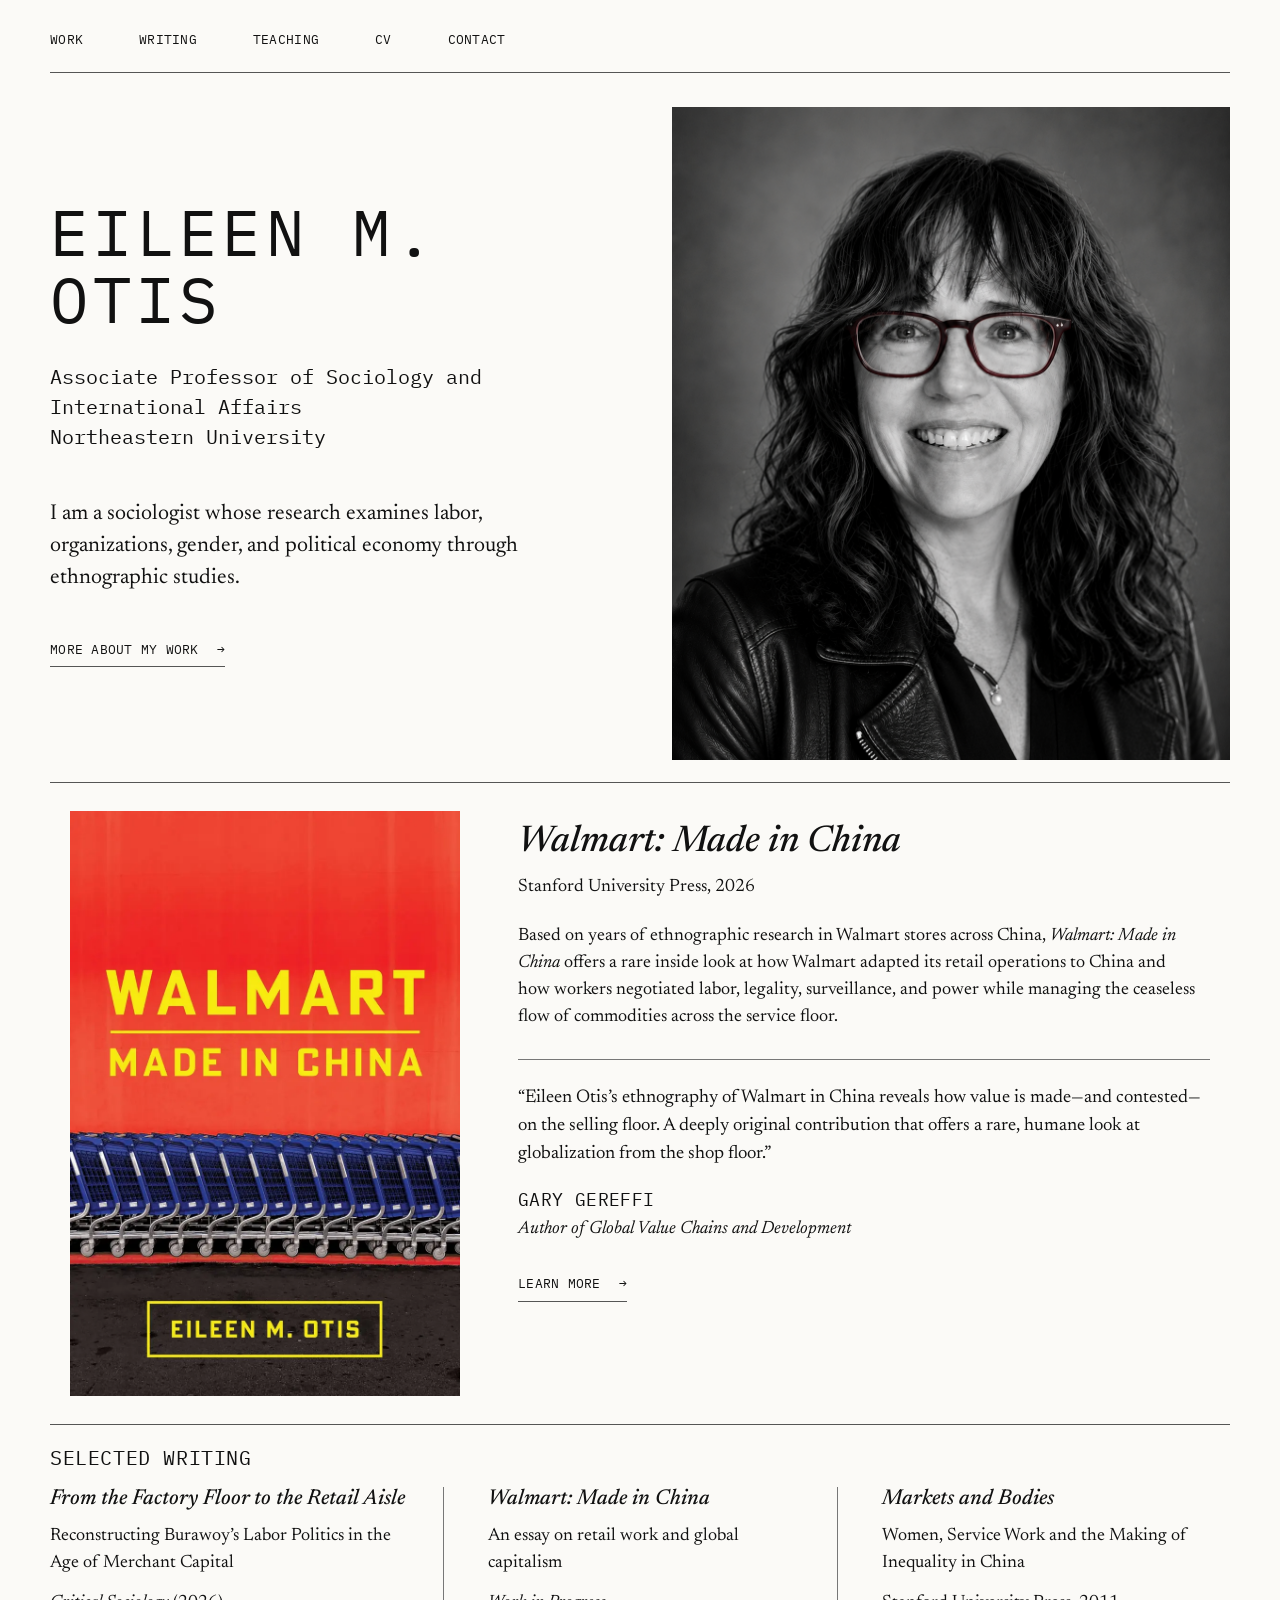
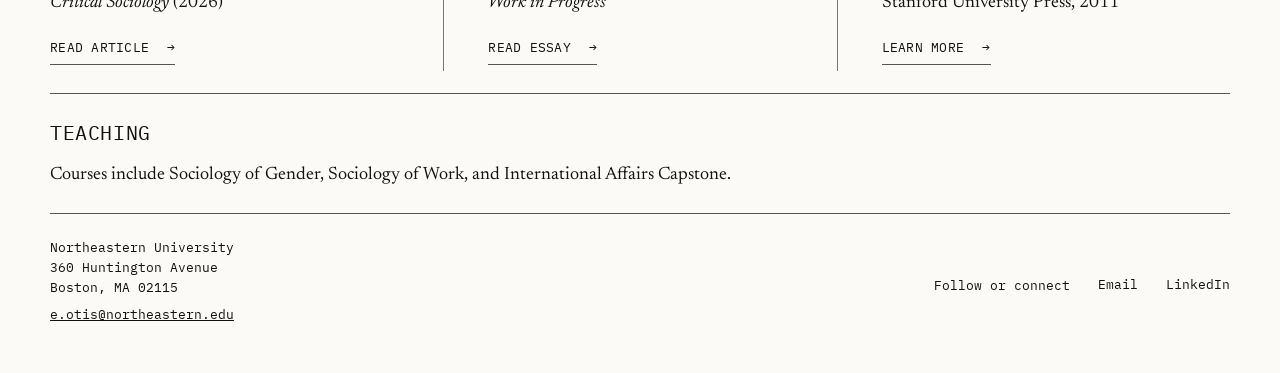
<file: index.html>
<!doctype html>
<html lang="en">
<head>
  <meta charset="utf-8">
  <meta name="viewport" content="width=device-width, initial-scale=1">
  <meta name="description" content="Eileen M. Otis, Professor of Sociology and International Affairs at Northeastern University.">
  <title>Eileen M. Otis</title>
  <link rel="preconnect" href="https://fonts.googleapis.com">
  <link rel="preconnect" href="https://fonts.gstatic.com" crossorigin>
  <link href="https://fonts.googleapis.com/css2?family=IBM+Plex+Mono:wght@400;500&family=Newsreader:opsz,wght@6..72,400;6..72,500;6..72,600&display=swap" rel="stylesheet">
  <link rel="stylesheet" href="styles.css">
</head>
<body>
  <main class="site-shell">
    <header class="topbar">
      <nav aria-label="Primary navigation">
        <a href="#work">Work</a>
        <a href="#writing">Writing</a>
        <a href="#teaching">Teaching</a>
        <a href="https://cssh.northeastern.edu/wp-content/uploads/2021/02/OtisCVupdated8_25.pdf">CV</a>
        <a href="#contact">Contact</a>
      </nav>
    </header>

    <section class="hero" id="work">
      <div class="hero-copy">
        <h1>Eileen M. Otis</h1>
        <p class="role">Associate Professor of Sociology and<br>International Affairs<br>Northeastern University</p>
        <p class="intro">I am a sociologist whose research examines labor, organizations, gender, and political economy through ethnographic studies.</p>
        <a class="text-link" href="#writing">More about my work <span aria-hidden="true">→</span></a>
      </div>
      <figure class="portrait-wrap">
        <img src="eileen-otis-portrait.png" alt="Portrait of Eileen M. Otis wearing red glasses and a black leather jacket">
      </figure>
    </section>

    <section class="feature" aria-labelledby="featured-title">
      <a class="cover-link" href="https://www.sup.org/books/sociology/walmart" aria-label="View Walmart: Made in China on the Stanford University Press website">
        <img src="walmart-made-in-china-cover.webp" alt="Cover of Walmart: Made in China by Eileen M. Otis">
      </a>
      <div class="feature-copy">
        <h2 id="featured-title"><em>Walmart: Made in China</em></h2>
        <p class="meta">Stanford University Press, 2026</p>
        <p>Based on years of ethnographic research in Walmart stores across China, <em>Walmart: Made in China</em> offers a rare inside look at how Walmart adapted its retail operations to China and how workers negotiated labor, legality, surveillance, and power while managing the ceaseless flow of commodities across the service floor.</p>
        <blockquote>
          <p>“Eileen Otis’s ethnography of Walmart in China reveals how value is made—and contested—on the selling floor. A deeply original contribution that offers a rare, humane look at globalization from the shop floor.”</p>
          <footer><span>Gary Gereffi</span><br><em>Author of Global Value Chains and Development</em></footer>
        </blockquote>
        <a class="text-link" href="https://www.sup.org/books/sociology/walmart">Learn more <span aria-hidden="true">→</span></a>
      </div>
    </section>

    <section class="selected" id="writing" aria-labelledby="writing-title">
      <h2 id="writing-title">Selected Writing</h2>
      <div class="writing-grid">
        <article>
          <h3><em>From the Factory Floor to the Retail Aisle</em></h3>
          <p>Reconstructing Burawoy’s Labor Politics in the Age of Merchant Capital</p>
          <p><em>Critical Sociology</em> (2026)</p>
          <a class="text-link" href="https://journals.sagepub.com/doi/full/10.1177/08969205261460491">Read article <span aria-hidden="true">→</span></a>
        </article>
        <article>
          <h3><em>Walmart: Made in China</em></h3>
          <p>An essay on retail work and global capitalism</p>
          <p><em>Work in Progress</em></p>
          <a class="text-link" href="https://www.wipsociology.org/author/eileenotis/">Read essay <span aria-hidden="true">→</span></a>
        </article>
        <article>
          <h3><em>Markets and Bodies</em></h3>
          <p>Women, Service Work and the Making of Inequality in China</p>
          <p>Stanford University Press, 2011</p>
          <a class="text-link" href="https://www.sup.org/books/sociology/markets-and-bodies">Learn more <span aria-hidden="true">→</span></a>
        </article>
      </div>
    </section>

    <section class="teaching" id="teaching">
      <h2>Teaching</h2>
      <p>Courses include Sociology of Gender, Sociology of Work, and International Affairs Capstone.</p>
    </section>

    <footer class="site-footer" id="contact">
      <div>
        <p>Northeastern University<br>360 Huntington Avenue<br>Boston, MA 02115</p>
        <p><a href="mailto:e.otis@northeastern.edu">e.otis@northeastern.edu</a></p>
      </div>
      <div class="footer-links">
        <span>Follow or connect</span>
        <a href="mailto:e.otis@northeastern.edu" aria-label="Email">Email</a>
        <a href="https://www.linkedin.com/" aria-label="LinkedIn">LinkedIn</a>
      </div>
    </footer>
  </main>
</body>
</html>
</file>
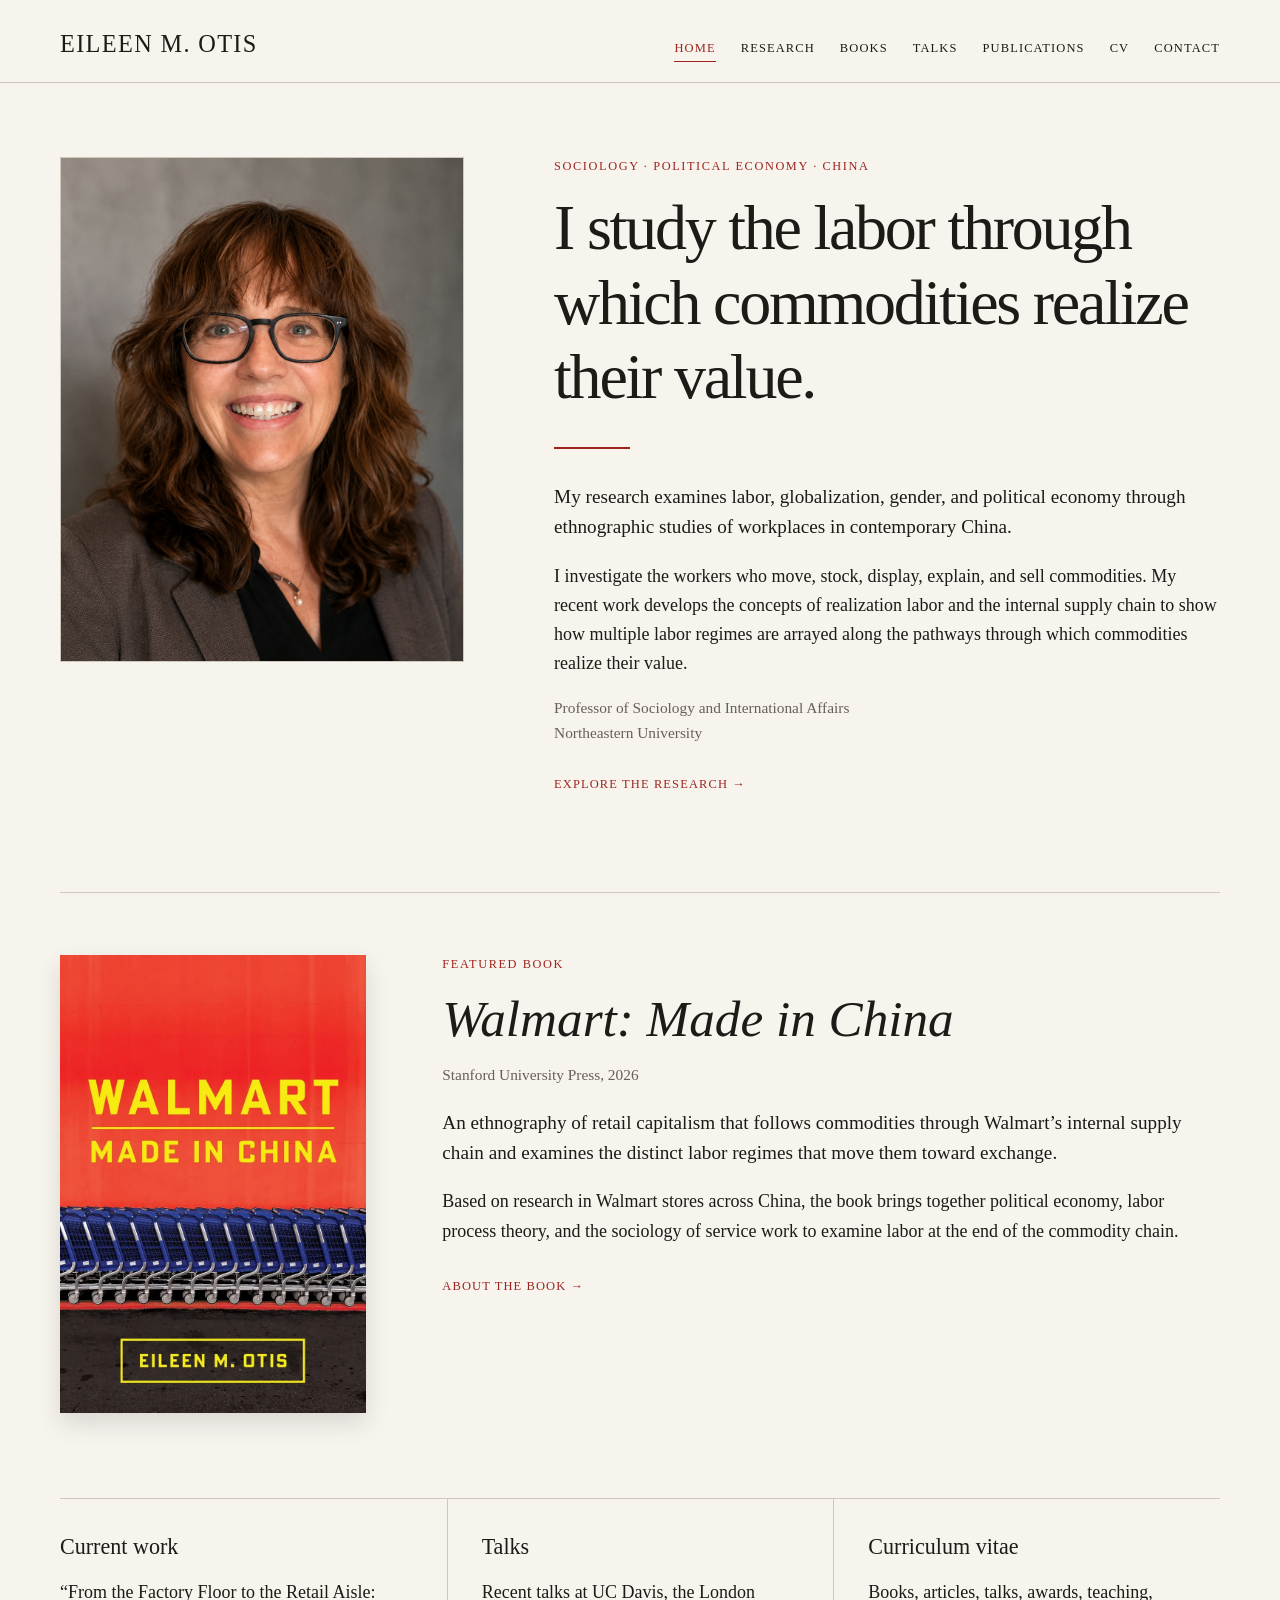
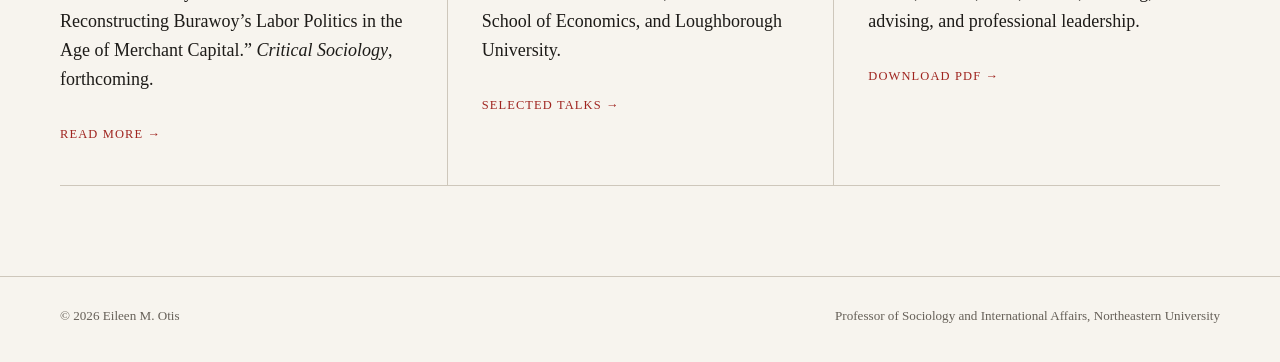
<file: otis_website_v3/index.html>
<!doctype html>
<html lang="en">
<head>
  <meta charset="utf-8">
  <meta name="viewport" content="width=device-width, initial-scale=1">
  <meta name="description" content="Eileen M. Otis — sociology, labor, gender, globalization, China, and retail capitalism.">
  <title>Home | Eileen M. Otis</title>
  <link rel="stylesheet" href="styles.css">
</head>
<body>
<header class="site-header">
  <div class="header-inner">
    <a class="site-name" href="index.html">Eileen M. Otis</a>
    <nav aria-label="Primary navigation">
      <a href="index.html" aria-current="page">Home</a>
<a href="research.html">Research</a>
<a href="books.html">Books</a>
<a href="talks.html">Talks</a>
<a href="publications.html">Publications</a>
<a href="cv.html">CV</a>
<a href="contact.html">Contact</a>
    </nav>
  </div>
</header>
<main>

<section class="hero">
  <img class="headshot" src="./eileen-otis-headshot.png" alt="Eileen M. Otis">
  <div>
    <p class="eyebrow">Sociology · Political Economy · China</p>
    <h1>I study the labor through which commodities realize their value.</h1>
    <div class="intro-rule"></div>
    <p class="lede">My research examines labor, globalization, gender, and political economy through ethnographic studies of workplaces in contemporary China.</p>
    <p>I investigate the workers who move, stock, display, explain, and sell commodities. My recent work develops the concepts of realization labor and the internal supply chain to show how multiple labor regimes are arrayed along the pathways through which commodities realize their value.</p>
    <p class="meta">Professor of Sociology and International Affairs<br>Northeastern University</p>
    <a class="text-link" href="research.html">Explore the research</a>
  </div>
</section>

<section class="feature">
  <a href="books.html"><img class="book-cover" src="./walmart-made-in-china-cover.webp" alt="Cover of Walmart: Made in China"></a>
  <div>
    <p class="eyebrow">Featured book</p>
    <h2 class="book-title">Walmart: Made in China</h2>
    <p class="meta">Stanford University Press, 2026</p>
    <p class="lede">An ethnography of retail capitalism that follows commodities through Walmart’s internal supply chain and examines the distinct labor regimes that move them toward exchange.</p>
    <p>Based on research in Walmart stores across China, the book brings together political economy, labor process theory, and the sociology of service work to examine labor at the end of the commodity chain.</p>
    <a class="text-link" href="books.html">About the book</a>
  </div>
</section>

<section class="section-grid" aria-label="Site highlights">
  <article>
    <h2>Current work</h2>
    <p>“From the Factory Floor to the Retail Aisle: Reconstructing Burawoy’s Labor Politics in the Age of Merchant Capital.” <em>Critical Sociology</em>, forthcoming.</p>
    <a class="text-link" href="research.html">Read more</a>
  </article>
  <article>
    <h2>Talks</h2>
    <p>Recent talks at UC Davis, the London School of Economics, and Loughborough University.</p>
    <a class="text-link" href="talks.html">Selected talks</a>
  </article>
  <article>
    <h2>Curriculum vitae</h2>
    <p>Books, articles, talks, awards, teaching, advising, and professional leadership.</p>
    <a class="text-link" href="OtisCV-2026.pdf">Download PDF</a>
  </article>
</section>

</main>
<footer class="site-footer">
  <div class="footer-inner">
    <span>© 2026 Eileen M. Otis</span>
    <span>Professor of Sociology and International Affairs, Northeastern University</span>
  </div>
</footer>
</body>
</html>
</file>
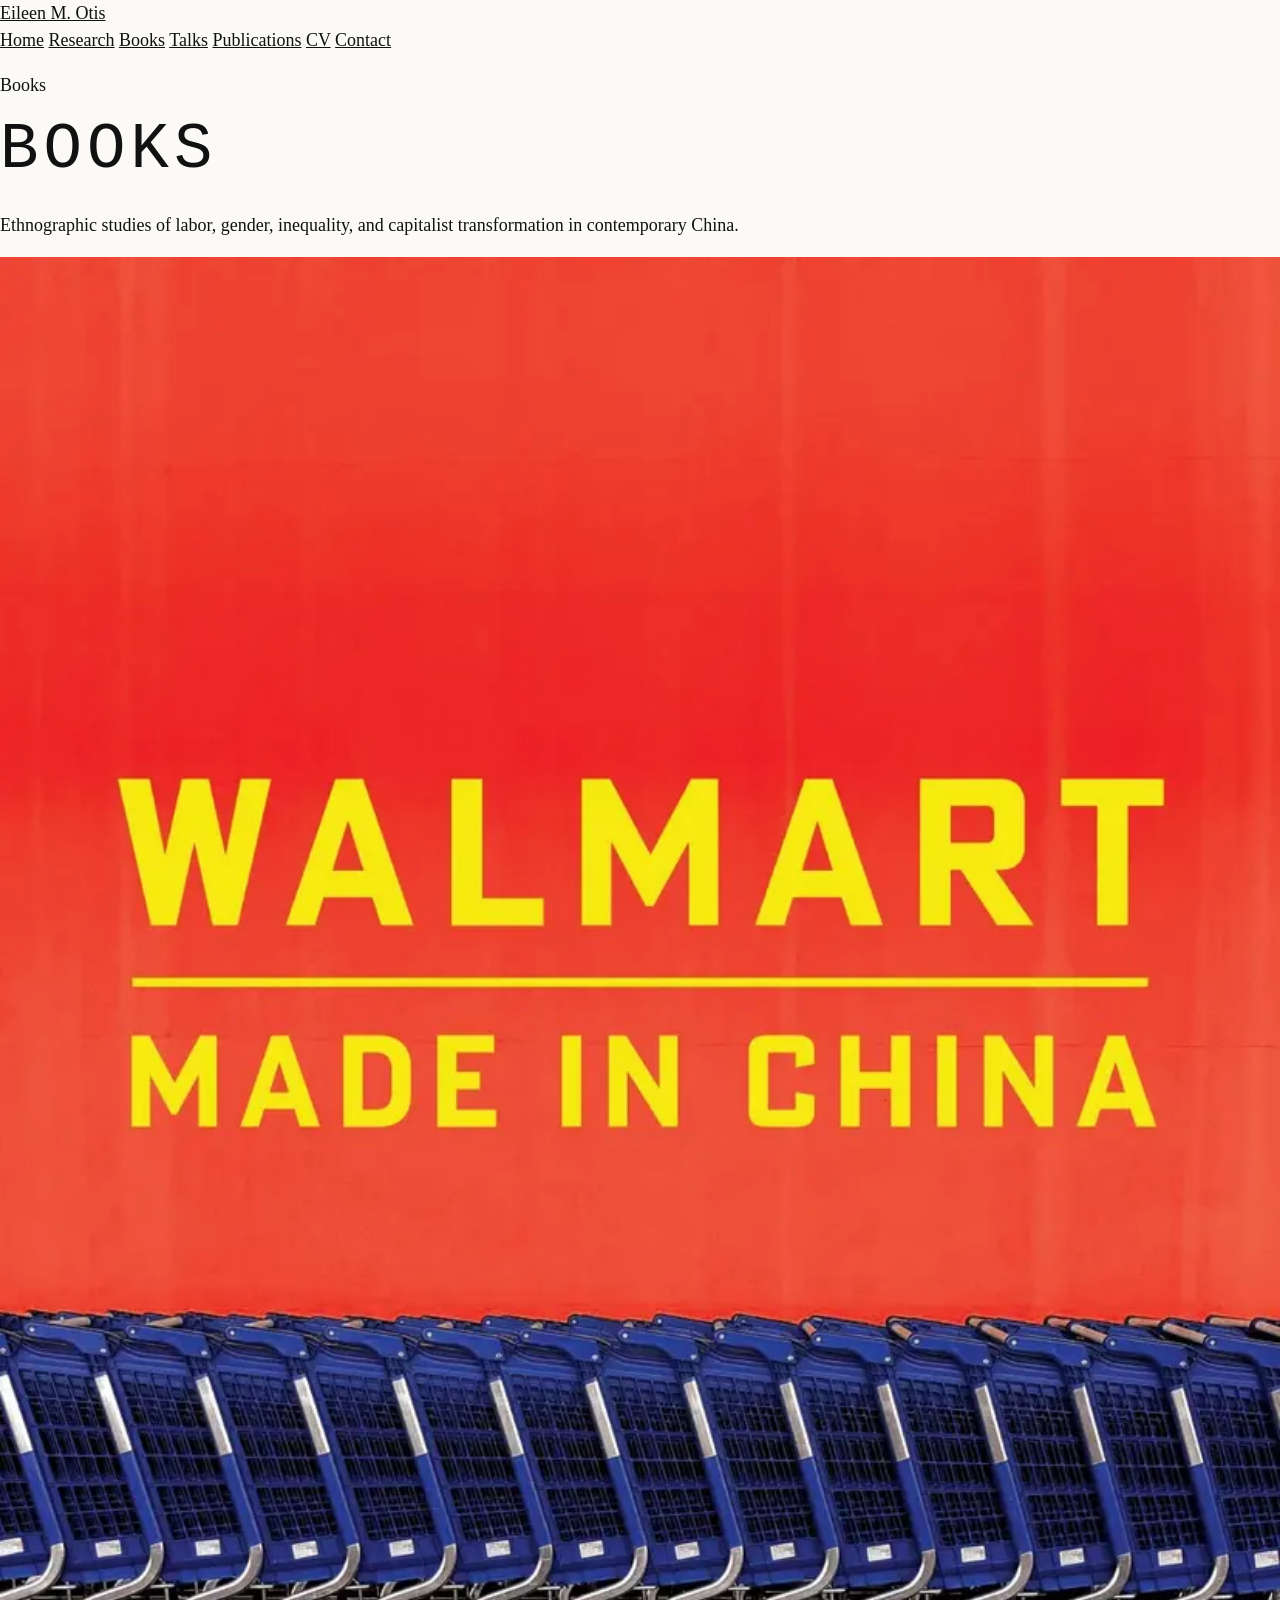
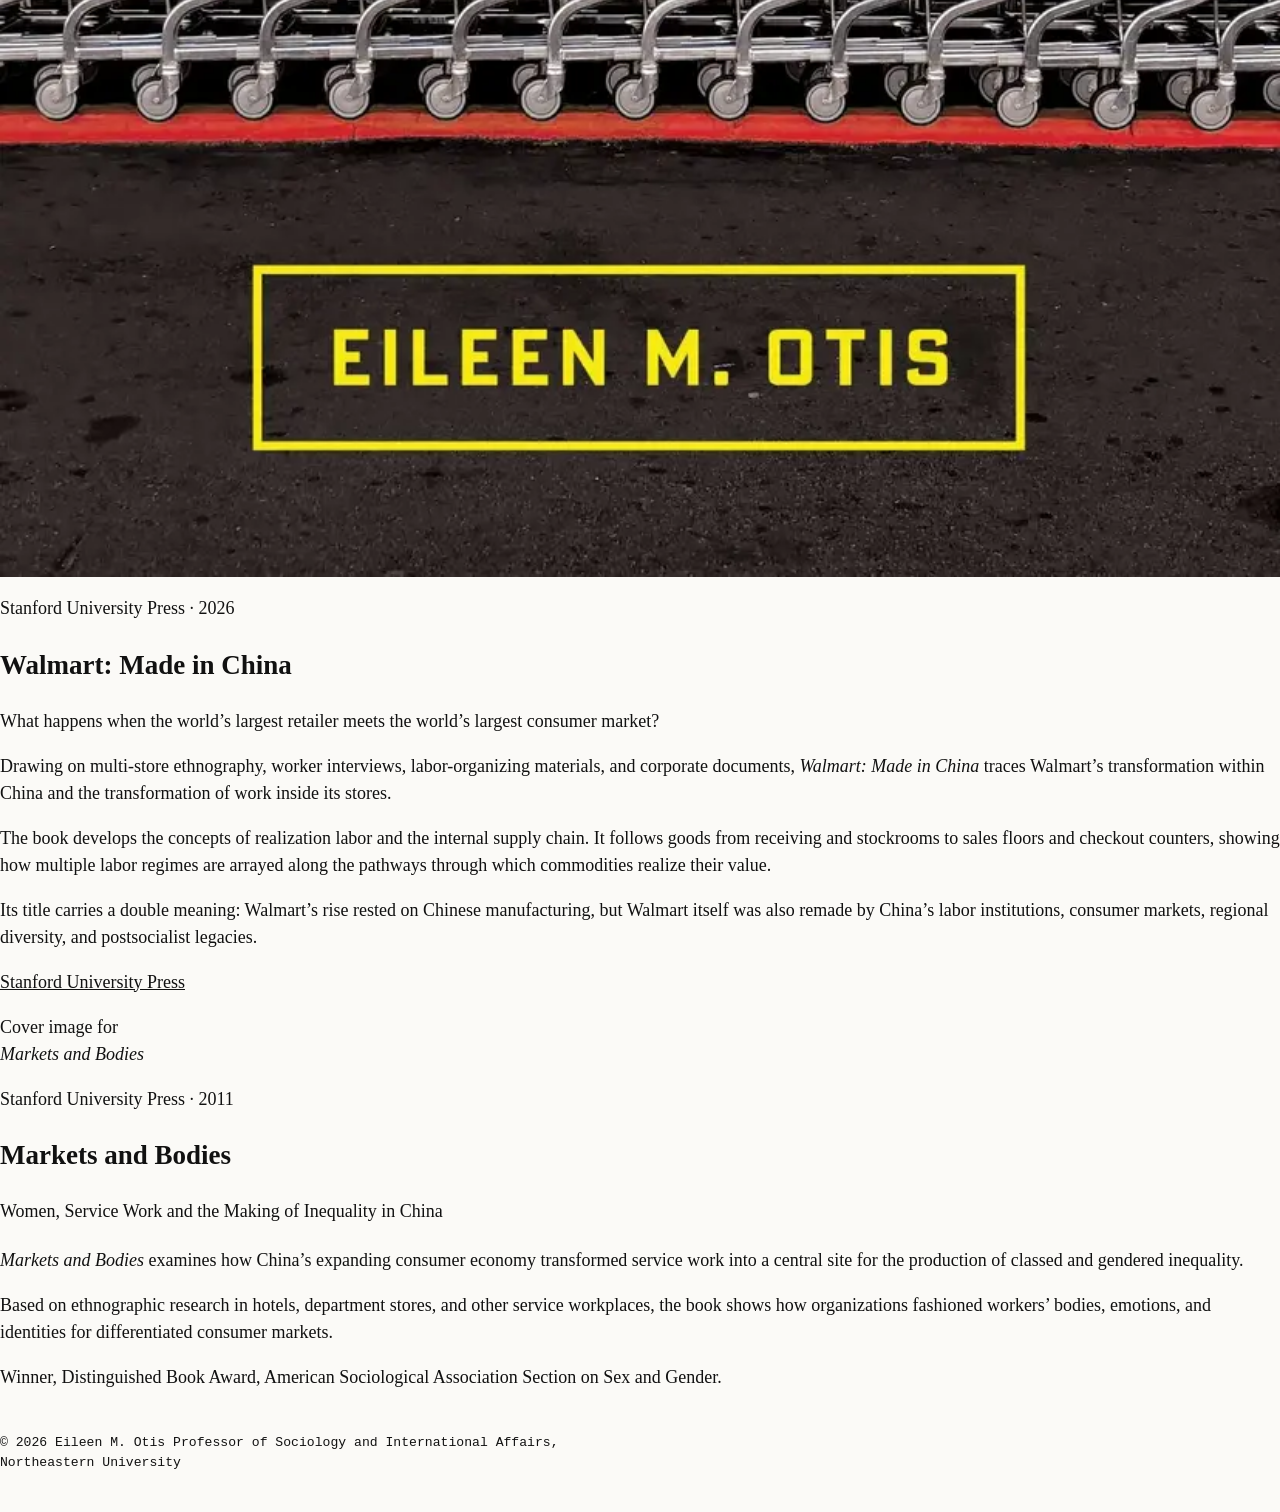
<file: books.html>
<!doctype html>
<html lang="en">
<head>
  <meta charset="utf-8">
  <meta name="viewport" content="width=device-width, initial-scale=1">
  <meta name="description" content="Eileen M. Otis — sociology, labor, gender, globalization, China, and retail capitalism.">
  <title>Books | Eileen M. Otis</title>
  <link rel="stylesheet" href="styles.css">
</head>
<body>
<header class="site-header">
  <div class="header-inner">
    <a class="site-name" href="index.html">Eileen M. Otis</a>
    <nav aria-label="Primary navigation">
      <a href="index.html">Home</a>
<a href="research.html">Research</a>
<a href="books.html" aria-current="page">Books</a>
<a href="talks.html">Talks</a>
<a href="publications.html">Publications</a>
<a href="cv.html">CV</a>
<a href="contact.html">Contact</a>
    </nav>
  </div>
</header>
<main>

<header class="page-header">
  <p class="eyebrow">Books</p>
  <h1>Books</h1>
  <p class="lede">Ethnographic studies of labor, gender, inequality, and capitalist transformation in contemporary China.</p>
</header>

<div class="books-list">
  <article class="book-entry">
    <img class="book-cover" src="./walmart-made-in-china-cover.webp" alt="Cover of Walmart: Made in China">
    <div>
      <p class="eyebrow">Stanford University Press · 2026</p>
      <h2 class="book-title">Walmart: Made in China</h2>
      <p class="lede">What happens when the world’s largest retailer meets the world’s largest consumer market?</p>
      <p>Drawing on multi-store ethnography, worker interviews, labor-organizing materials, and corporate documents, <em>Walmart: Made in China</em> traces Walmart’s transformation within China and the transformation of work inside its stores.</p>
      <p>The book develops the concepts of realization labor and the internal supply chain. It follows goods from receiving and stockrooms to sales floors and checkout counters, showing how multiple labor regimes are arrayed along the pathways through which commodities realize their value.</p>
      <p>Its title carries a double meaning: Walmart’s rise rested on Chinese manufacturing, but Walmart itself was also remade by China’s labor institutions, consumer markets, regional diversity, and postsocialist legacies.</p>
      <p><a class="button" href="https://www.sup.org/books/sociology/walmart-made-china" rel="noopener">Stanford University Press</a></p>
    </div>
  </article>

  <article class="book-entry">
    <div class="placeholder-cover">Cover image for<br><em>Markets and Bodies</em></div>
    <div>
      <p class="eyebrow">Stanford University Press · 2011</p>
      <h2 class="book-title">Markets and Bodies</h2>
      <p class="meta">Women, Service Work and the Making of Inequality in China</p>
      <p><em>Markets and Bodies</em> examines how China’s expanding consumer economy transformed service work into a central site for the production of classed and gendered inequality.</p>
      <p>Based on ethnographic research in hotels, department stores, and other service workplaces, the book shows how organizations fashioned workers’ bodies, emotions, and identities for differentiated consumer markets.</p>
      <p>Winner, Distinguished Book Award, American Sociological Association Section on Sex and Gender.</p>
    </div>
  </article>
</div>

</main>
<footer class="site-footer">
  <div class="footer-inner">
    <span>© 2026 Eileen M. Otis</span>
    <span>Professor of Sociology and International Affairs, Northeastern University</span>
  </div>
</footer>
</body>
</html>
</file>
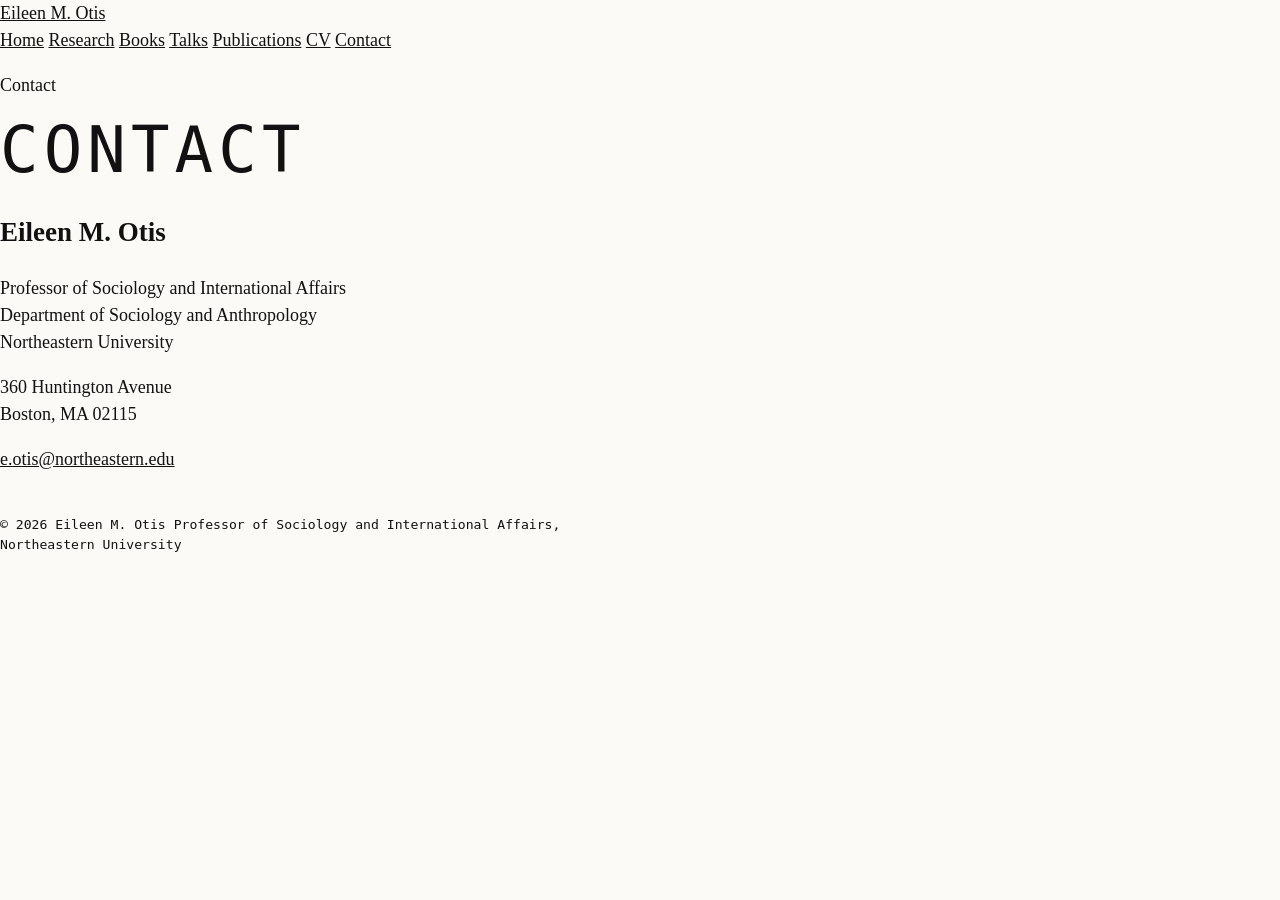
<file: contact.html>
<!doctype html>
<html lang="en">
<head>
  <meta charset="utf-8">
  <meta name="viewport" content="width=device-width, initial-scale=1">
  <meta name="description" content="Eileen M. Otis — sociology, labor, gender, globalization, China, and retail capitalism.">
  <title>Contact | Eileen M. Otis</title>
  <link rel="stylesheet" href="styles.css">
</head>
<body>
<header class="site-header">
  <div class="header-inner">
    <a class="site-name" href="index.html">Eileen M. Otis</a>
    <nav aria-label="Primary navigation">
      <a href="index.html">Home</a>
<a href="research.html">Research</a>
<a href="books.html">Books</a>
<a href="talks.html">Talks</a>
<a href="publications.html">Publications</a>
<a href="cv.html">CV</a>
<a href="contact.html" aria-current="page">Contact</a>
    </nav>
  </div>
</header>
<main>

<header class="page-header">
  <p class="eyebrow">Contact</p>
  <h1>Contact</h1>
</header>
<div class="prose">
  <h2>Eileen M. Otis</h2>
  <p>Professor of Sociology and International Affairs<br>
  Department of Sociology and Anthropology<br>
  Northeastern University</p>
  <p>360 Huntington Avenue<br>Boston, MA 02115</p>
  <p><a href="mailto:e.otis@northeastern.edu">e.otis@northeastern.edu</a></p>
</div>

</main>
<footer class="site-footer">
  <div class="footer-inner">
    <span>© 2026 Eileen M. Otis</span>
    <span>Professor of Sociology and International Affairs, Northeastern University</span>
  </div>
</footer>
</body>
</html>
</file>
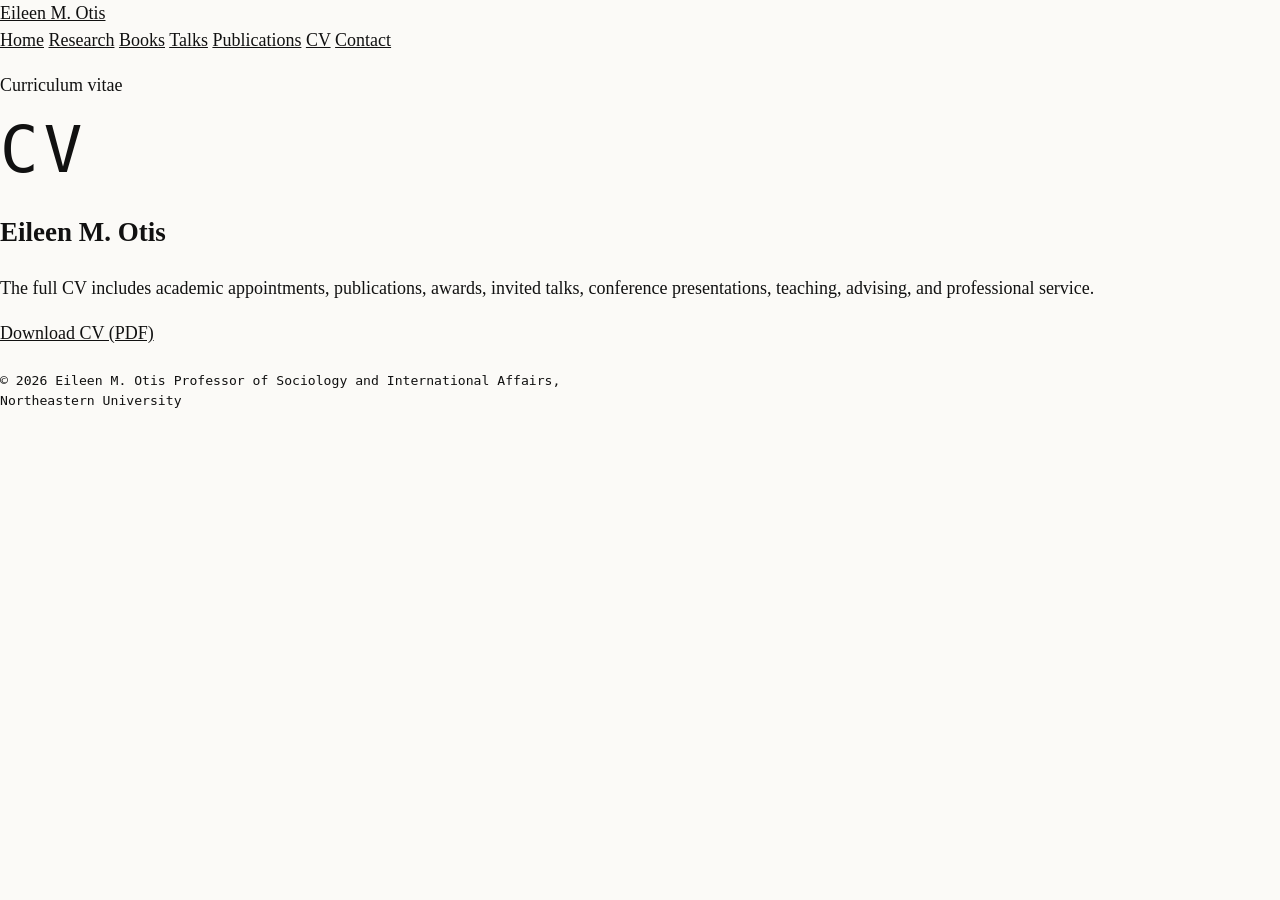
<file: cv.html>
<!doctype html>
<html lang="en">
<head>
  <meta charset="utf-8">
  <meta name="viewport" content="width=device-width, initial-scale=1">
  <meta name="description" content="Eileen M. Otis — sociology, labor, gender, globalization, China, and retail capitalism.">
  <title>CV | Eileen M. Otis</title>
  <link rel="stylesheet" href="styles.css">
</head>
<body>
<header class="site-header">
  <div class="header-inner">
    <a class="site-name" href="index.html">Eileen M. Otis</a>
    <nav aria-label="Primary navigation">
      <a href="index.html">Home</a>
<a href="research.html">Research</a>
<a href="books.html">Books</a>
<a href="talks.html">Talks</a>
<a href="publications.html">Publications</a>
<a href="cv.html" aria-current="page">CV</a>
<a href="contact.html">Contact</a>
    </nav>
  </div>
</header>
<main>

<header class="page-header">
  <p class="eyebrow">Curriculum vitae</p>
  <h1>CV</h1>
</header>
<div class="download-box">
  <h2>Eileen M. Otis</h2>
  <p>The full CV includes academic appointments, publications, awards, invited talks, conference presentations, teaching, advising, and professional service.</p>
  <a class="button" href="OtisCV-2026.pdf">Download CV (PDF)</a>
</div>

</main>
<footer class="site-footer">
  <div class="footer-inner">
    <span>© 2026 Eileen M. Otis</span>
    <span>Professor of Sociology and International Affairs, Northeastern University</span>
  </div>
</footer>
</body>
</html>
</file>
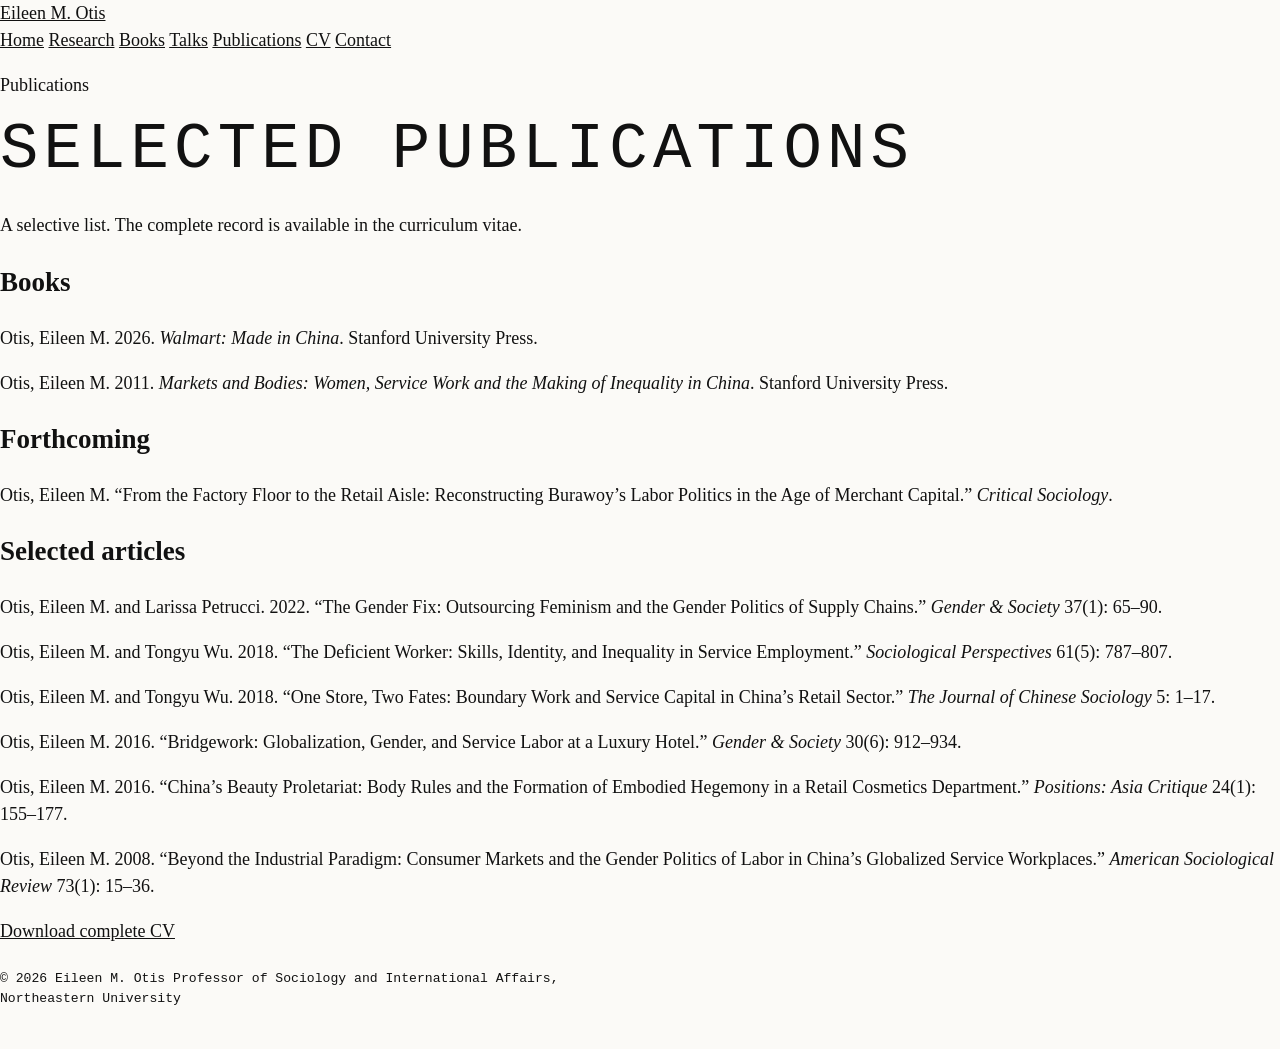
<file: publications.html>
<!doctype html>
<html lang="en">
<head>
  <meta charset="utf-8">
  <meta name="viewport" content="width=device-width, initial-scale=1">
  <meta name="description" content="Eileen M. Otis — sociology, labor, gender, globalization, China, and retail capitalism.">
  <title>Publications | Eileen M. Otis</title>
  <link rel="stylesheet" href="styles.css">
</head>
<body>
<header class="site-header">
  <div class="header-inner">
    <a class="site-name" href="index.html">Eileen M. Otis</a>
    <nav aria-label="Primary navigation">
      <a href="index.html">Home</a>
<a href="research.html">Research</a>
<a href="books.html">Books</a>
<a href="talks.html">Talks</a>
<a href="publications.html" aria-current="page">Publications</a>
<a href="cv.html">CV</a>
<a href="contact.html">Contact</a>
    </nav>
  </div>
</header>
<main>

<header class="page-header">
  <p class="eyebrow">Publications</p>
  <h1>Selected publications</h1>
  <p class="lede">A selective list. The complete record is available in the curriculum vitae.</p>
</header>
<div class="listing">
  <section>
    <h2>Books</h2>
    <article><p>Otis, Eileen M. 2026. <em>Walmart: Made in China</em>. Stanford University Press.</p></article>
    <article><p>Otis, Eileen M. 2011. <em>Markets and Bodies: Women, Service Work and the Making of Inequality in China</em>. Stanford University Press.</p></article>
  </section>

  <section>
    <h2>Forthcoming</h2>
    <article><p>Otis, Eileen M. “From the Factory Floor to the Retail Aisle: Reconstructing Burawoy’s Labor Politics in the Age of Merchant Capital.” <em>Critical Sociology</em>.</p></article>
  </section>

  <section>
    <h2>Selected articles</h2>
    <article><p>Otis, Eileen M. and Larissa Petrucci. 2022. “The Gender Fix: Outsourcing Feminism and the Gender Politics of Supply Chains.” <em>Gender &amp; Society</em> 37(1): 65–90.</p></article>
    <article><p>Otis, Eileen M. and Tongyu Wu. 2018. “The Deficient Worker: Skills, Identity, and Inequality in Service Employment.” <em>Sociological Perspectives</em> 61(5): 787–807.</p></article>
    <article><p>Otis, Eileen M. and Tongyu Wu. 2018. “One Store, Two Fates: Boundary Work and Service Capital in China’s Retail Sector.” <em>The Journal of Chinese Sociology</em> 5: 1–17.</p></article>
    <article><p>Otis, Eileen M. 2016. “Bridgework: Globalization, Gender, and Service Labor at a Luxury Hotel.” <em>Gender &amp; Society</em> 30(6): 912–934.</p></article>
    <article><p>Otis, Eileen M. 2016. “China’s Beauty Proletariat: Body Rules and the Formation of Embodied Hegemony in a Retail Cosmetics Department.” <em>Positions: Asia Critique</em> 24(1): 155–177.</p></article>
    <article><p>Otis, Eileen M. 2008. “Beyond the Industrial Paradigm: Consumer Markets and the Gender Politics of Labor in China’s Globalized Service Workplaces.” <em>American Sociological Review</em> 73(1): 15–36.</p></article>
  </section>
  <a class="button" href="OtisCV-2026.pdf">Download complete CV</a>
</div>

</main>
<footer class="site-footer">
  <div class="footer-inner">
    <span>© 2026 Eileen M. Otis</span>
    <span>Professor of Sociology and International Affairs, Northeastern University</span>
  </div>
</footer>
</body>
</html>
</file>
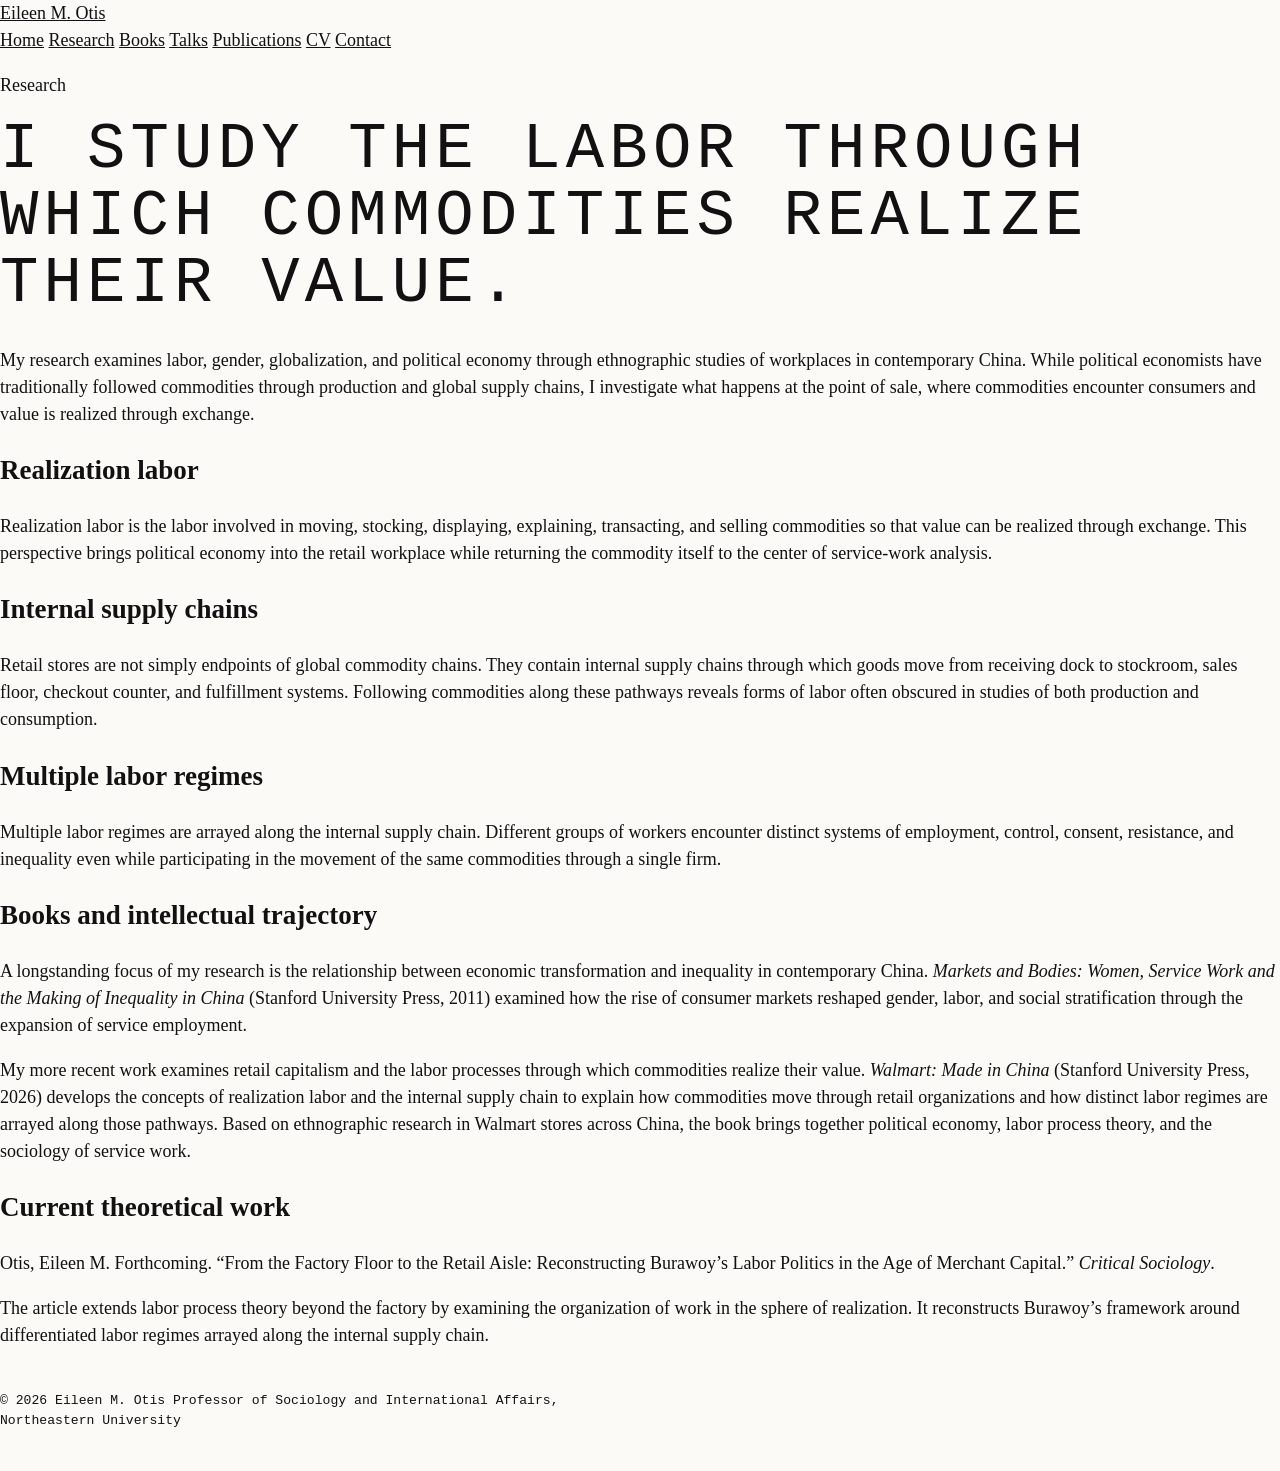
<file: research.html>
<!doctype html>
<html lang="en">
<head>
  <meta charset="utf-8">
  <meta name="viewport" content="width=device-width, initial-scale=1">
  <meta name="description" content="Eileen M. Otis — sociology, labor, gender, globalization, China, and retail capitalism.">
  <title>Research | Eileen M. Otis</title>
  <link rel="stylesheet" href="styles.css">
</head>
<body>
<header class="site-header">
  <div class="header-inner">
    <a class="site-name" href="index.html">Eileen M. Otis</a>
    <nav aria-label="Primary navigation">
      <a href="index.html">Home</a>
<a href="research.html" aria-current="page">Research</a>
<a href="books.html">Books</a>
<a href="talks.html">Talks</a>
<a href="publications.html">Publications</a>
<a href="cv.html">CV</a>
<a href="contact.html">Contact</a>
    </nav>
  </div>
</header>
<main>

<header class="page-header">
  <p class="eyebrow">Research</p>
  <h1>I study the labor through which commodities realize their value.</h1>
</header>
<div class="prose">
  <p class="lede">My research examines labor, gender, globalization, and political economy through ethnographic studies of workplaces in contemporary China. While political economists have traditionally followed commodities through production and global supply chains, I investigate what happens at the point of sale, where commodities encounter consumers and value is realized through exchange.</p>

  <h2>Realization labor</h2>
  <p>Realization labor is the labor involved in moving, stocking, displaying, explaining, transacting, and selling commodities so that value can be realized through exchange. This perspective brings political economy into the retail workplace while returning the commodity itself to the center of service-work analysis.</p>

  <h2>Internal supply chains</h2>
  <p>Retail stores are not simply endpoints of global commodity chains. They contain internal supply chains through which goods move from receiving dock to stockroom, sales floor, checkout counter, and fulfillment systems. Following commodities along these pathways reveals forms of labor often obscured in studies of both production and consumption.</p>

  <h2>Multiple labor regimes</h2>
  <p>Multiple labor regimes are arrayed along the internal supply chain. Different groups of workers encounter distinct systems of employment, control, consent, resistance, and inequality even while participating in the movement of the same commodities through a single firm.</p>

  <h2>Books and intellectual trajectory</h2>
  <p>A longstanding focus of my research is the relationship between economic transformation and inequality in contemporary China. <em>Markets and Bodies: Women, Service Work and the Making of Inequality in China</em> (Stanford University Press, 2011) examined how the rise of consumer markets reshaped gender, labor, and social stratification through the expansion of service employment.</p>
  <p>My more recent work examines retail capitalism and the labor processes through which commodities realize their value. <em>Walmart: Made in China</em> (Stanford University Press, 2026) develops the concepts of realization labor and the internal supply chain to explain how commodities move through retail organizations and how distinct labor regimes are arrayed along those pathways. Based on ethnographic research in Walmart stores across China, the book brings together political economy, labor process theory, and the sociology of service work.</p>

  <h2>Current theoretical work</h2>
  <div class="citation">
    <p>Otis, Eileen M. Forthcoming. “From the Factory Floor to the Retail Aisle: Reconstructing Burawoy’s Labor Politics in the Age of Merchant Capital.” <em>Critical Sociology</em>.</p>
  </div>
  <p>The article extends labor process theory beyond the factory by examining the organization of work in the sphere of realization. It reconstructs Burawoy’s framework around differentiated labor regimes arrayed along the internal supply chain.</p>
</div>

</main>
<footer class="site-footer">
  <div class="footer-inner">
    <span>© 2026 Eileen M. Otis</span>
    <span>Professor of Sociology and International Affairs, Northeastern University</span>
  </div>
</footer>
</body>
</html>
</file>
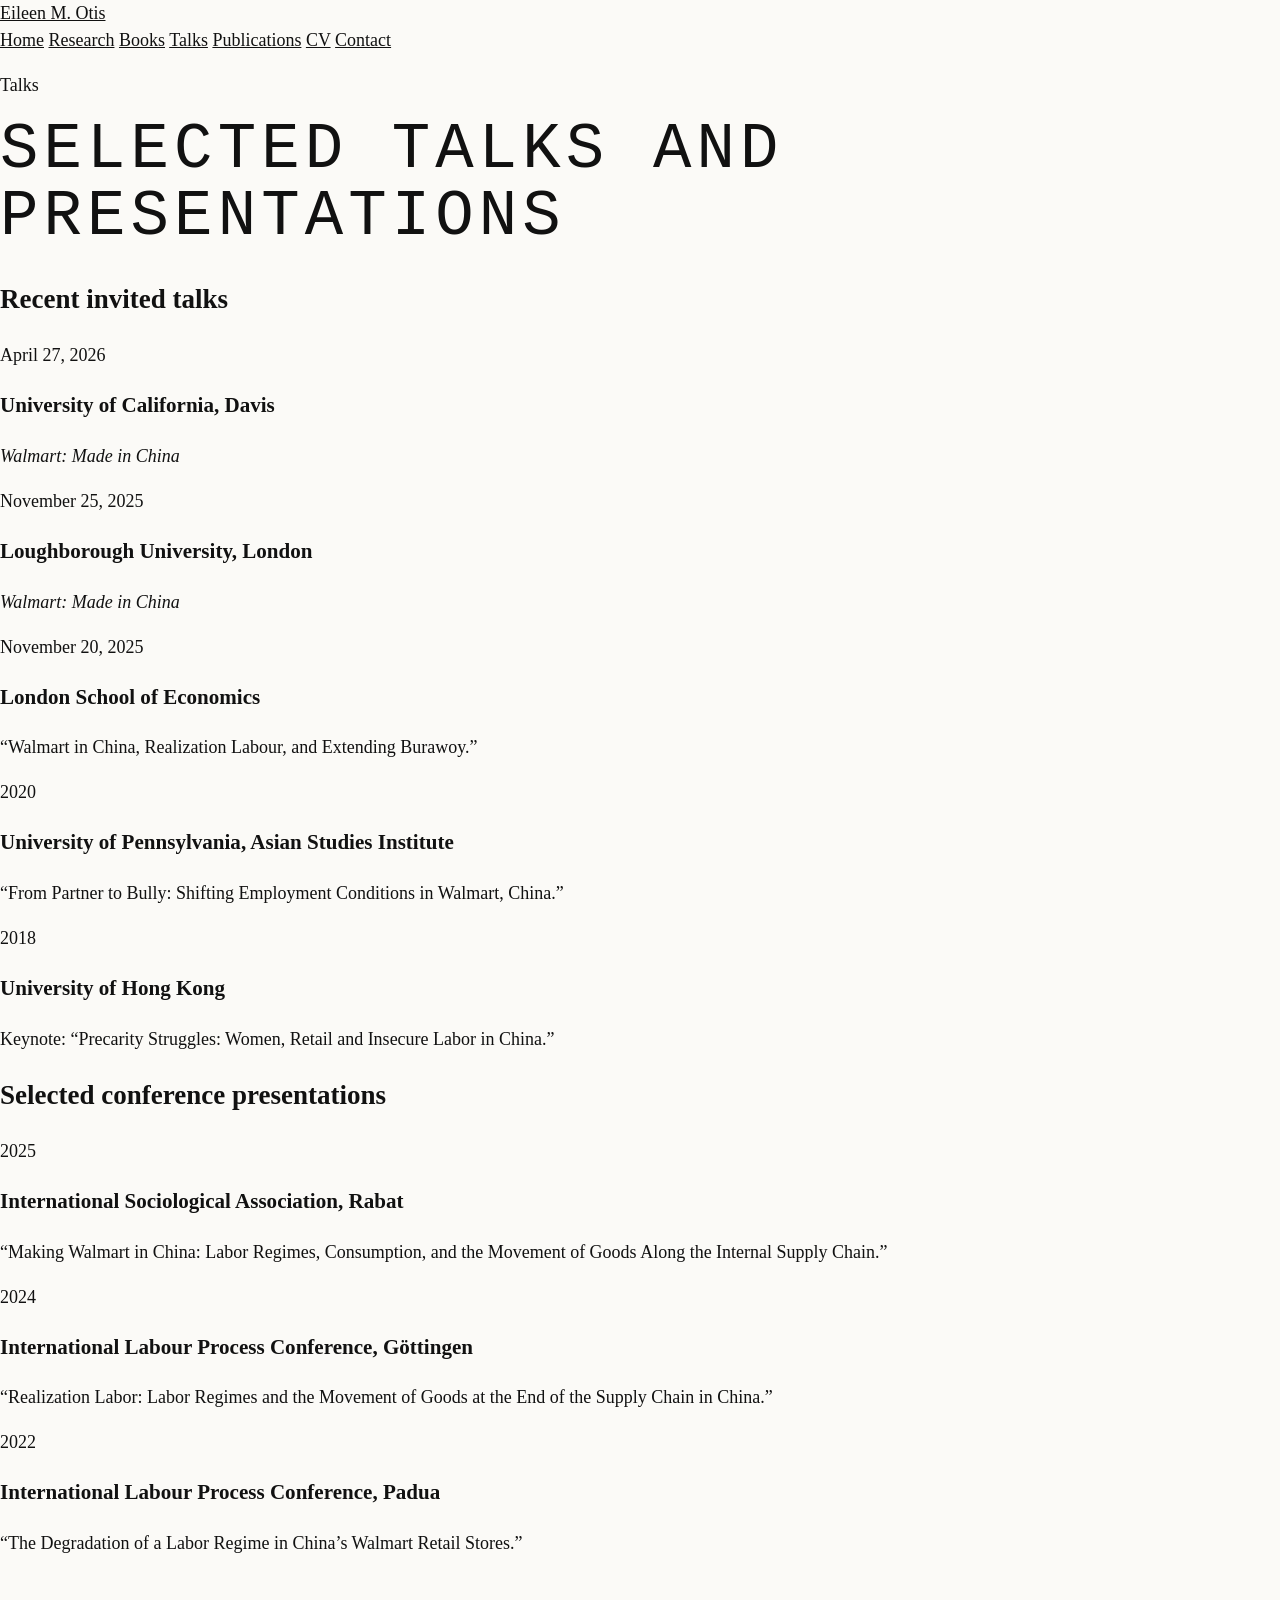
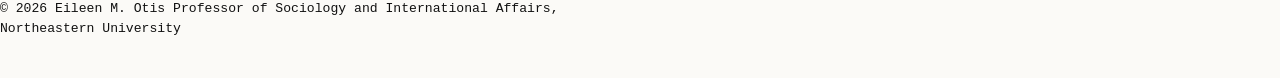
<file: talks.html>
<!doctype html>
<html lang="en">
<head>
  <meta charset="utf-8">
  <meta name="viewport" content="width=device-width, initial-scale=1">
  <meta name="description" content="Eileen M. Otis — sociology, labor, gender, globalization, China, and retail capitalism.">
  <title>Talks | Eileen M. Otis</title>
  <link rel="stylesheet" href="styles.css">
</head>
<body>
<header class="site-header">
  <div class="header-inner">
    <a class="site-name" href="index.html">Eileen M. Otis</a>
    <nav aria-label="Primary navigation">
      <a href="index.html">Home</a>
<a href="research.html">Research</a>
<a href="books.html">Books</a>
<a href="talks.html" aria-current="page">Talks</a>
<a href="publications.html">Publications</a>
<a href="cv.html">CV</a>
<a href="contact.html">Contact</a>
    </nav>
  </div>
</header>
<main>

<header class="page-header">
  <p class="eyebrow">Talks</p>
  <h1>Selected talks and presentations</h1>
</header>
<div class="listing">
  <section>
    <h2>Recent invited talks</h2>
    <article>
      <time>April 27, 2026</time>
      <h3>University of California, Davis</h3>
      <p><em>Walmart: Made in China</em></p>
    </article>
    <article>
      <time>November 25, 2025</time>
      <h3>Loughborough University, London</h3>
      <p><em>Walmart: Made in China</em></p>
    </article>
    <article>
      <time>November 20, 2025</time>
      <h3>London School of Economics</h3>
      <p>“Walmart in China, Realization Labour, and Extending Burawoy.”</p>
    </article>
    <article>
      <time>2020</time>
      <h3>University of Pennsylvania, Asian Studies Institute</h3>
      <p>“From Partner to Bully: Shifting Employment Conditions in Walmart, China.”</p>
    </article>
    <article>
      <time>2018</time>
      <h3>University of Hong Kong</h3>
      <p>Keynote: “Precarity Struggles: Women, Retail and Insecure Labor in China.”</p>
    </article>
  </section>

  <section>
    <h2>Selected conference presentations</h2>
    <article>
      <time>2025</time>
      <h3>International Sociological Association, Rabat</h3>
      <p>“Making Walmart in China: Labor Regimes, Consumption, and the Movement of Goods Along the Internal Supply Chain.”</p>
    </article>
    <article>
      <time>2024</time>
      <h3>International Labour Process Conference, Göttingen</h3>
      <p>“Realization Labor: Labor Regimes and the Movement of Goods at the End of the Supply Chain in China.”</p>
    </article>
    <article>
      <time>2022</time>
      <h3>International Labour Process Conference, Padua</h3>
      <p>“The Degradation of a Labor Regime in China’s Walmart Retail Stores.”</p>
    </article>
  </section>
</div>

</main>
<footer class="site-footer">
  <div class="footer-inner">
    <span>© 2026 Eileen M. Otis</span>
    <span>Professor of Sociology and International Affairs, Northeastern University</span>
  </div>
</footer>
</body>
</html>
</file>
<file: styles.css>
:root {
  --paper: #fbfaf7;
  --ink: #111;
  --rule: #555;
  --accent: #7f1117;
  --mono: "IBM Plex Mono", ui-monospace, SFMono-Regular, Menlo, monospace;
  --serif: "Newsreader", Georgia, serif;
}

* { box-sizing: border-box; }
html { scroll-behavior: smooth; }
body {
  margin: 0;
  background: var(--paper);
  color: var(--ink);
  font-family: var(--serif);
  font-size: 18px;
  line-height: 1.5;
}
a { color: inherit; }
img { display: block; width: 100%; }
.site-shell { width: min(1180px, calc(100% - 48px)); margin: 0 auto; }
.topbar { border-bottom: 1px solid var(--rule); padding: 30px 0 22px; }
.topbar nav { display: flex; gap: clamp(24px, 5vw, 56px); flex-wrap: wrap; }
.topbar a, .text-link, .footer-links, .role, h1, .selected > h2, .teaching h2 {
  font-family: var(--mono);
}
.topbar a { text-decoration: none; text-transform: uppercase; font-size: .83rem; letter-spacing: .02em; }
.hero { display: grid; grid-template-columns: 1fr 1fr; gap: 64px; padding: 34px 0 22px; border-bottom: 1px solid var(--rule); align-items: center; }
h1 { font-size: clamp(2.5rem, 5vw, 4.35rem); font-weight: 400; letter-spacing: .08em; text-transform: uppercase; line-height: 1.05; margin: 0 0 28px; }
.role { font-size: clamp(1rem, 1.7vw, 1.25rem); line-height: 1.5; margin: 0 0 46px; }
.intro { max-width: 470px; font-size: clamp(1.15rem, 2vw, 1.35rem); margin: 0 0 42px; }
.portrait-wrap { margin: 0; overflow: hidden; aspect-ratio: 1 / 1.17; }
.portrait-wrap img { height: 100%; object-fit: cover; object-position: center 28%; }
.text-link { display: inline-flex; gap: 18px; align-items: center; text-transform: uppercase; text-decoration: none; font-size: .82rem; letter-spacing: .02em; padding-bottom: 7px; border-bottom: 1px solid var(--rule); }
.feature { display: grid; grid-template-columns: minmax(260px, 390px) 1fr; gap: 58px; padding: 28px 20px 28px; border-bottom: 1px solid var(--rule); align-items: start; }
.cover-link { align-self: start; }
.feature h2 { font-size: clamp(1.7rem, 3vw, 2.3rem); font-weight: 500; margin: 4px 0 4px; }
.meta { margin: 0 0 22px; }
.feature-copy > p { max-width: 680px; }
blockquote { margin: 28px 0 28px; padding: 24px 0 0; border-top: 1px solid #777; max-width: 720px; }
blockquote p { font-size: 1.16rem; margin-top: 0; }
blockquote footer { font-family: var(--serif); }
blockquote footer span { font-family: var(--mono); text-transform: uppercase; letter-spacing: .02em; }
.selected { padding: 18px 0 22px; border-bottom: 1px solid var(--rule); }
.selected > h2, .teaching h2 { font-size: 1.25rem; font-weight: 400; text-transform: uppercase; letter-spacing: .03em; margin: 0 0 14px; }
.writing-grid { display: grid; grid-template-columns: repeat(3, 1fr); }
.writing-grid article { padding: 0 34px 6px 0; }
.writing-grid article + article { border-left: 1px solid #777; padding-left: 44px; }
.writing-grid h3 { font-size: 1.35rem; line-height: 1.2; font-weight: 500; margin: 0 0 10px; }
.writing-grid p { margin: 0 0 13px; }
.writing-grid .text-link { margin-top: 8px; }
.teaching { padding: 24px 0; border-bottom: 1px solid var(--rule); }
.teaching p { margin: 0; }
.site-footer { display: grid; grid-template-columns: 1fr 1fr; gap: 36px; padding: 24px 0 40px; font-family: var(--mono); font-size: .82rem; }
.site-footer p { margin: 0 0 8px; }
.footer-links { display: flex; justify-content: flex-end; align-items: center; gap: 28px; flex-wrap: wrap; }
.footer-links a { text-decoration: none; border-bottom: 1px solid transparent; }
.footer-links a:hover, .topbar a:hover { border-bottom-color: var(--ink); }

@media (max-width: 820px) {
  .site-shell { width: min(100% - 28px, 680px); }
  .hero, .feature { grid-template-columns: 1fr; gap: 28px; }
  .hero { padding-top: 28px; }
  .portrait-wrap { order: -1; aspect-ratio: 4 / 5; }
  .feature { padding-left: 0; padding-right: 0; }
  .cover-link { width: min(360px, 100%); }
  .writing-grid { grid-template-columns: 1fr; }
  .writing-grid article { padding: 18px 0 24px; }
  .writing-grid article + article { border-left: 0; border-top: 1px solid #aaa; padding-left: 0; }
  .site-footer { grid-template-columns: 1fr; }
  .footer-links { justify-content: flex-start; }
}
</file>
<file: otis_website_v3/styles.css>
:root {
  --paper: #f7f4ee;
  --ink: #1d1b18;
  --muted: #666058;
  --rule: #cec7bb;
  --accent: #9f241f;
  --max: 1160px;
}

* { box-sizing: border-box; }

html { scroll-behavior: smooth; }

body {
  margin: 0;
  background: var(--paper);
  color: var(--ink);
  font-family: Georgia, "Times New Roman", serif;
  font-size: 18px;
  line-height: 1.62;
}

a {
  color: var(--accent);
  text-decoration-thickness: 1px;
  text-underline-offset: 0.18em;
}

a:hover { text-decoration-thickness: 2px; }

img { max-width: 100%; height: auto; display: block; }

.site-header {
  border-bottom: 1px solid var(--rule);
  background: rgba(247,244,238,.96);
}

.header-inner,
main,
.footer-inner {
  width: min(calc(100% - 40px), var(--max));
  margin: 0 auto;
}

.header-inner {
  display: flex;
  align-items: baseline;
  justify-content: space-between;
  gap: 30px;
  padding: 24px 0 19px;
}

.site-name {
  color: var(--ink);
  text-decoration: none;
  font-size: 1.52rem;
  letter-spacing: .055em;
  text-transform: uppercase;
  white-space: nowrap;
}

nav {
  display: flex;
  flex-wrap: wrap;
  justify-content: flex-end;
  gap: 12px 25px;
  font-size: .78rem;
  letter-spacing: .09em;
  text-transform: uppercase;
}

nav a {
  color: var(--ink);
  text-decoration: none;
  padding-bottom: 3px;
  border-bottom: 1px solid transparent;
}

nav a:hover,
nav a[aria-current="page"] {
  color: var(--accent);
  border-bottom-color: var(--accent);
}

main { padding: 74px 0 90px; }

.hero {
  display: grid;
  grid-template-columns: minmax(250px, .82fr) minmax(360px, 1.35fr);
  gap: clamp(45px, 7vw, 96px);
  align-items: start;
}

.headshot {
  width: 100%;
  max-width: 420px;
  border: 1px solid var(--rule);
}

.eyebrow {
  margin: 0 0 14px;
  color: var(--accent);
  font-size: .77rem;
  letter-spacing: .13em;
  text-transform: uppercase;
}

h1, h2, h3 {
  font-weight: normal;
  line-height: 1.16;
  margin-top: 0;
}

h1 {
  margin-bottom: 28px;
  font-size: clamp(2.45rem, 5vw, 4.45rem);
  letter-spacing: -.035em;
}

h2 {
  margin: 0 0 25px;
  font-size: clamp(1.75rem, 3vw, 2.45rem);
}

h3 {
  margin-bottom: 9px;
  font-size: 1.28rem;
}

.lede {
  max-width: 760px;
  font-size: 1.2rem;
  line-height: 1.58;
}

.intro-rule {
  width: 76px;
  height: 2px;
  background: var(--accent);
  margin: 33px 0;
}

.meta {
  color: var(--muted);
  font-size: .96rem;
}

.text-link {
  display: inline-block;
  margin-top: 12px;
  font-size: .78rem;
  letter-spacing: .09em;
  text-transform: uppercase;
  text-decoration: none;
}

.text-link::after { content: "  →"; }

.feature {
  display: grid;
  grid-template-columns: minmax(210px, .55fr) minmax(350px, 1.4fr);
  gap: clamp(38px, 6vw, 78px);
  align-items: start;
  margin-top: 95px;
  padding-top: 62px;
  border-top: 1px solid var(--rule);
}

.book-cover {
  width: min(100%, 330px);
  box-shadow: 0 10px 24px rgba(0,0,0,.12);
}

.book-title {
  margin-bottom: 8px;
  font-style: italic;
  font-size: clamp(2rem, 4vw, 3.2rem);
}

.section-grid {
  display: grid;
  grid-template-columns: repeat(3, 1fr);
  margin-top: 85px;
  border-top: 1px solid var(--rule);
  border-bottom: 1px solid var(--rule);
}

.section-grid article {
  padding: 35px 34px 38px 0;
}

.section-grid article + article {
  padding-left: 34px;
  border-left: 1px solid var(--rule);
}

.section-grid h2 {
  margin-bottom: 17px;
  font-size: 1.38rem;
}

.page-header {
  max-width: 900px;
  margin-bottom: 63px;
  padding-bottom: 38px;
  border-bottom: 1px solid var(--rule);
}

.page-header h1 {
  margin-bottom: 18px;
  font-size: clamp(3rem, 7vw, 5.5rem);
}

.prose {
  max-width: 810px;
}

.prose h2 {
  margin-top: 59px;
  padding-top: 20px;
  border-top: 1px solid var(--rule);
}

.prose h3 { margin-top: 34px; }

.citation {
  margin: 17px 0;
  padding-left: 24px;
  border-left: 2px solid var(--accent);
}

.books-list {
  display: grid;
  gap: 92px;
}

.book-entry {
  display: grid;
  grid-template-columns: minmax(205px, 310px) minmax(350px, 1fr);
  gap: clamp(38px, 7vw, 88px);
  align-items: start;
}

.book-entry + .book-entry {
  padding-top: 72px;
  border-top: 1px solid var(--rule);
}

.placeholder-cover {
  aspect-ratio: 2 / 3;
  display: flex;
  align-items: center;
  justify-content: center;
  padding: 30px;
  border: 1px solid var(--rule);
  background: #ece6db;
  text-align: center;
  font-style: italic;
}

.listing {
  max-width: 900px;
}

.listing section {
  margin: 54px 0;
}

.listing article {
  margin: 27px 0;
  padding-bottom: 25px;
  border-bottom: 1px solid var(--rule);
}

.listing time {
  display: block;
  margin-bottom: 6px;
  color: var(--accent);
  font-size: .78rem;
  letter-spacing: .1em;
  text-transform: uppercase;
}

.download-box {
  max-width: 720px;
  padding: 38px;
  border: 1px solid var(--rule);
  background: rgba(255,255,255,.22);
}

.button {
  display: inline-block;
  margin-top: 15px;
  padding: 12px 17px 10px;
  border: 1px solid var(--accent);
  color: var(--accent);
  font-size: .78rem;
  letter-spacing: .08em;
  text-transform: uppercase;
  text-decoration: none;
}

.button:hover {
  background: var(--accent);
  color: white;
}

.site-footer {
  border-top: 1px solid var(--rule);
  color: var(--muted);
  font-size: .82rem;
}

.footer-inner {
  display: flex;
  justify-content: space-between;
  gap: 30px;
  padding: 28px 0 35px;
}

@media (max-width: 820px) {
  .header-inner { align-items: flex-start; flex-direction: column; }
  nav { justify-content: flex-start; }
  .hero, .feature, .book-entry { grid-template-columns: 1fr; }
  .headshot { max-width: 360px; }
  .feature { margin-top: 68px; }
  .book-cover { max-width: 275px; }
  .section-grid { grid-template-columns: 1fr; }
  .section-grid article,
  .section-grid article + article {
    padding: 28px 0;
    border-left: 0;
  }
  .section-grid article + article { border-top: 1px solid var(--rule); }
}

@media (max-width: 520px) {
  body { font-size: 17px; }
  .header-inner, main, .footer-inner { width: min(calc(100% - 28px), var(--max)); }
  main { padding-top: 48px; }
  nav { gap: 10px 17px; font-size: .7rem; }
  .footer-inner { flex-direction: column; }
}
</file>
